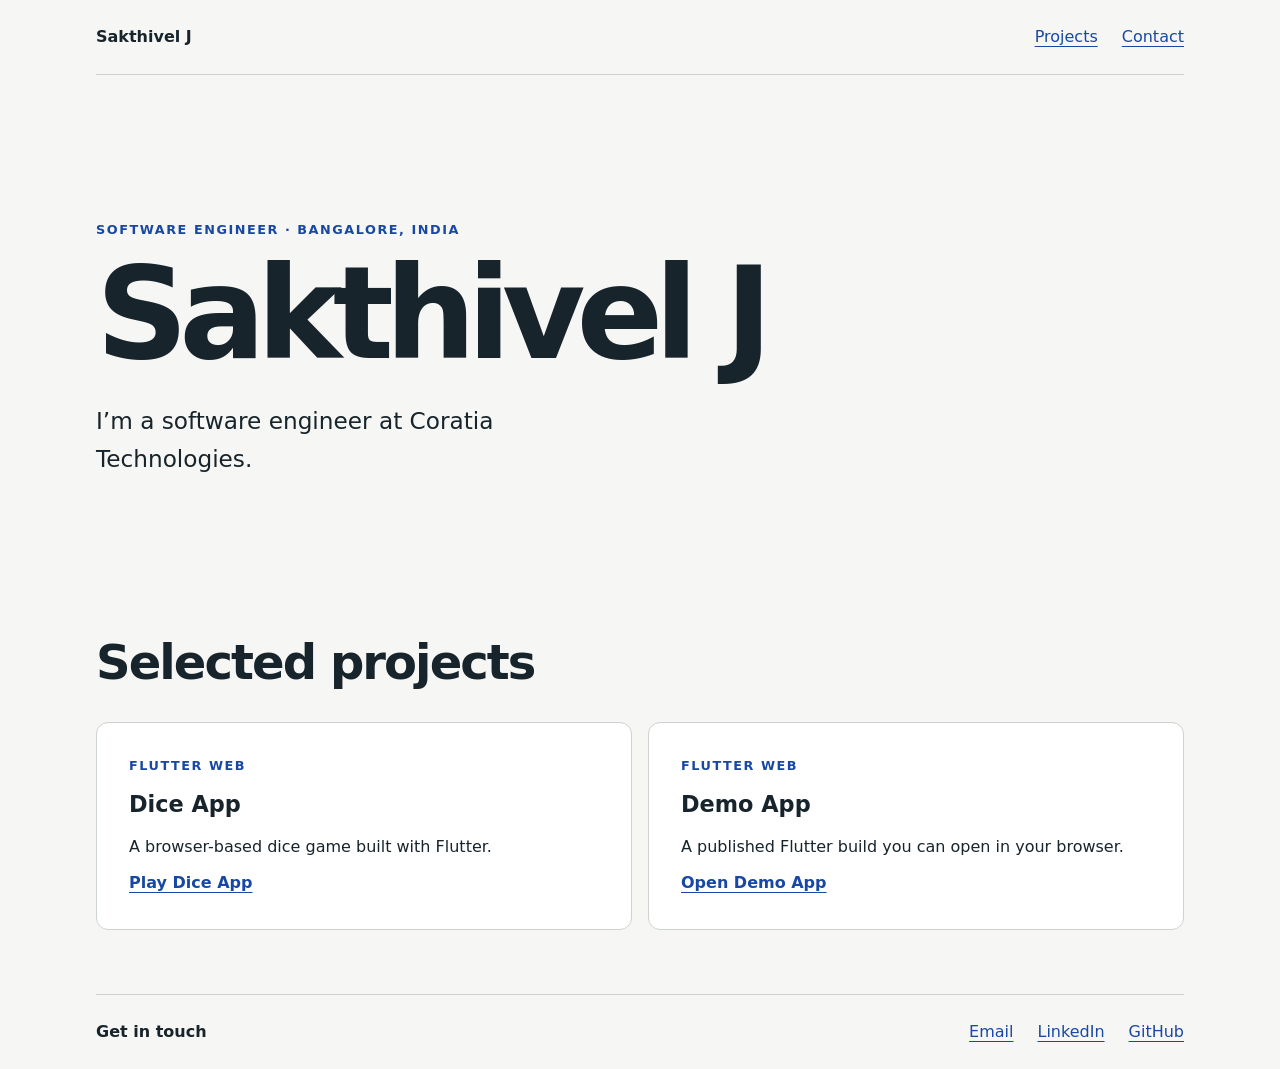
<file: index.html>
<!doctype html>
<html lang="en">
<head>
<meta charset="utf-8">
<meta name="viewport" content="width=device-width, initial-scale=1">
<title>Sakthivel J | Software Engineer</title>
<meta name="description" content="Sakthivel J, software engineer at Coratia Technologies in Bangalore. Explore my web projects and get in touch.">
<style>
  * { box-sizing: border-box; }
  body { margin: 0; background: #f6f7f4; color: #18242b; font: 1rem/1.65 system-ui, sans-serif; }
  a { color: #1948a4; text-underline-offset: .25em; }
  a:focus-visible { outline: 2px solid currentColor; outline-offset: 4px; }
  header, main, footer { width: min(68rem, calc(100% - 3rem)); margin-inline: auto; }
  header, footer { display: flex; flex-wrap: wrap; justify-content: space-between; gap: .75rem 2rem; padding-block: 1.5rem; }
  header { border-bottom: 1px solid #ccd2cf; }
  header > a { color: inherit; font-weight: 750; text-decoration: none; }
  nav { display: flex; flex-wrap: wrap; gap: .5rem 1.5rem; }
  .intro { padding-block: clamp(4rem, 12vw, 9rem); }
  .label { color: #1948a4; font-size: .8rem; letter-spacing: .12em; text-transform: uppercase; font-weight: 750; }
  h1, h2, h3, p { margin: 0; }
  h1 { font-size: clamp(3rem, 10vw, 8rem); line-height: 1; letter-spacing: -.07em; margin-block: .6rem 1.5rem; }
  h2 { font-size: clamp(1.8rem, 5vw, 3rem); letter-spacing: -.04em; }
  h3 { font-size: 1.4rem; }
  .bio { max-width: 35rem; font-size: clamp(1.1rem, 2.4vw, 1.45rem); }
  .projects { display: grid; grid-template-columns: repeat(auto-fit, minmax(min(100%, 17rem), 1fr)); gap: 1rem; margin-top: 1.25rem; }
  article { display: grid; align-content: start; gap: .65rem; background: white; border: 1px solid #ccd2cf; border-radius: .75rem; padding: clamp(1.25rem, 4vw, 2rem); }
  article a { justify-self: start; font-weight: 650; }
  footer { margin-top: 4rem; border-top: 1px solid #ccd2cf; }
</style>
</head>
<body>
<header>
  <a href="#top">Sakthivel J</a>
  <nav aria-label="Main navigation"><a href="#projects">Projects</a><a href="#contact">Contact</a></nav>
</header>
<main id="top">
  <section class="intro" aria-labelledby="name">
    <p class="label">Software engineer · Bangalore, India</p>
    <h1 id="name">Sakthivel J</h1>
    <p class="bio">I’m a software engineer at Coratia Technologies.</p>
  </section>
  <section id="projects" aria-labelledby="projects-title">
    <h2 id="projects-title">Selected projects</h2>
    <div class="projects">
      <article>
        <p class="label">Flutter Web</p>
        <h3>Dice App</h3>
        <p>A browser-based dice game built with Flutter.</p>
        <a href="./dice/">Play Dice App</a>
      </article>
      <article>
        <p class="label">Flutter Web</p>
        <h3>Demo App</h3>
        <p>A published Flutter build you can open in your browser.</p>
        <a href="./demo1/">Open Demo App</a>
      </article>
    </div>
  </section>
</main>
<footer id="contact">
  <strong>Get in touch</strong>
  <nav aria-label="Contact links"><a href="mailto:sakthivel1023@gmail.com">Email</a><a href="https://www.linkedin.com/in/sakthivel-j/">LinkedIn</a><a href="https://github.com/sakthivelj">GitHub</a></nav>
</footer>
</body>
</html>
</file>
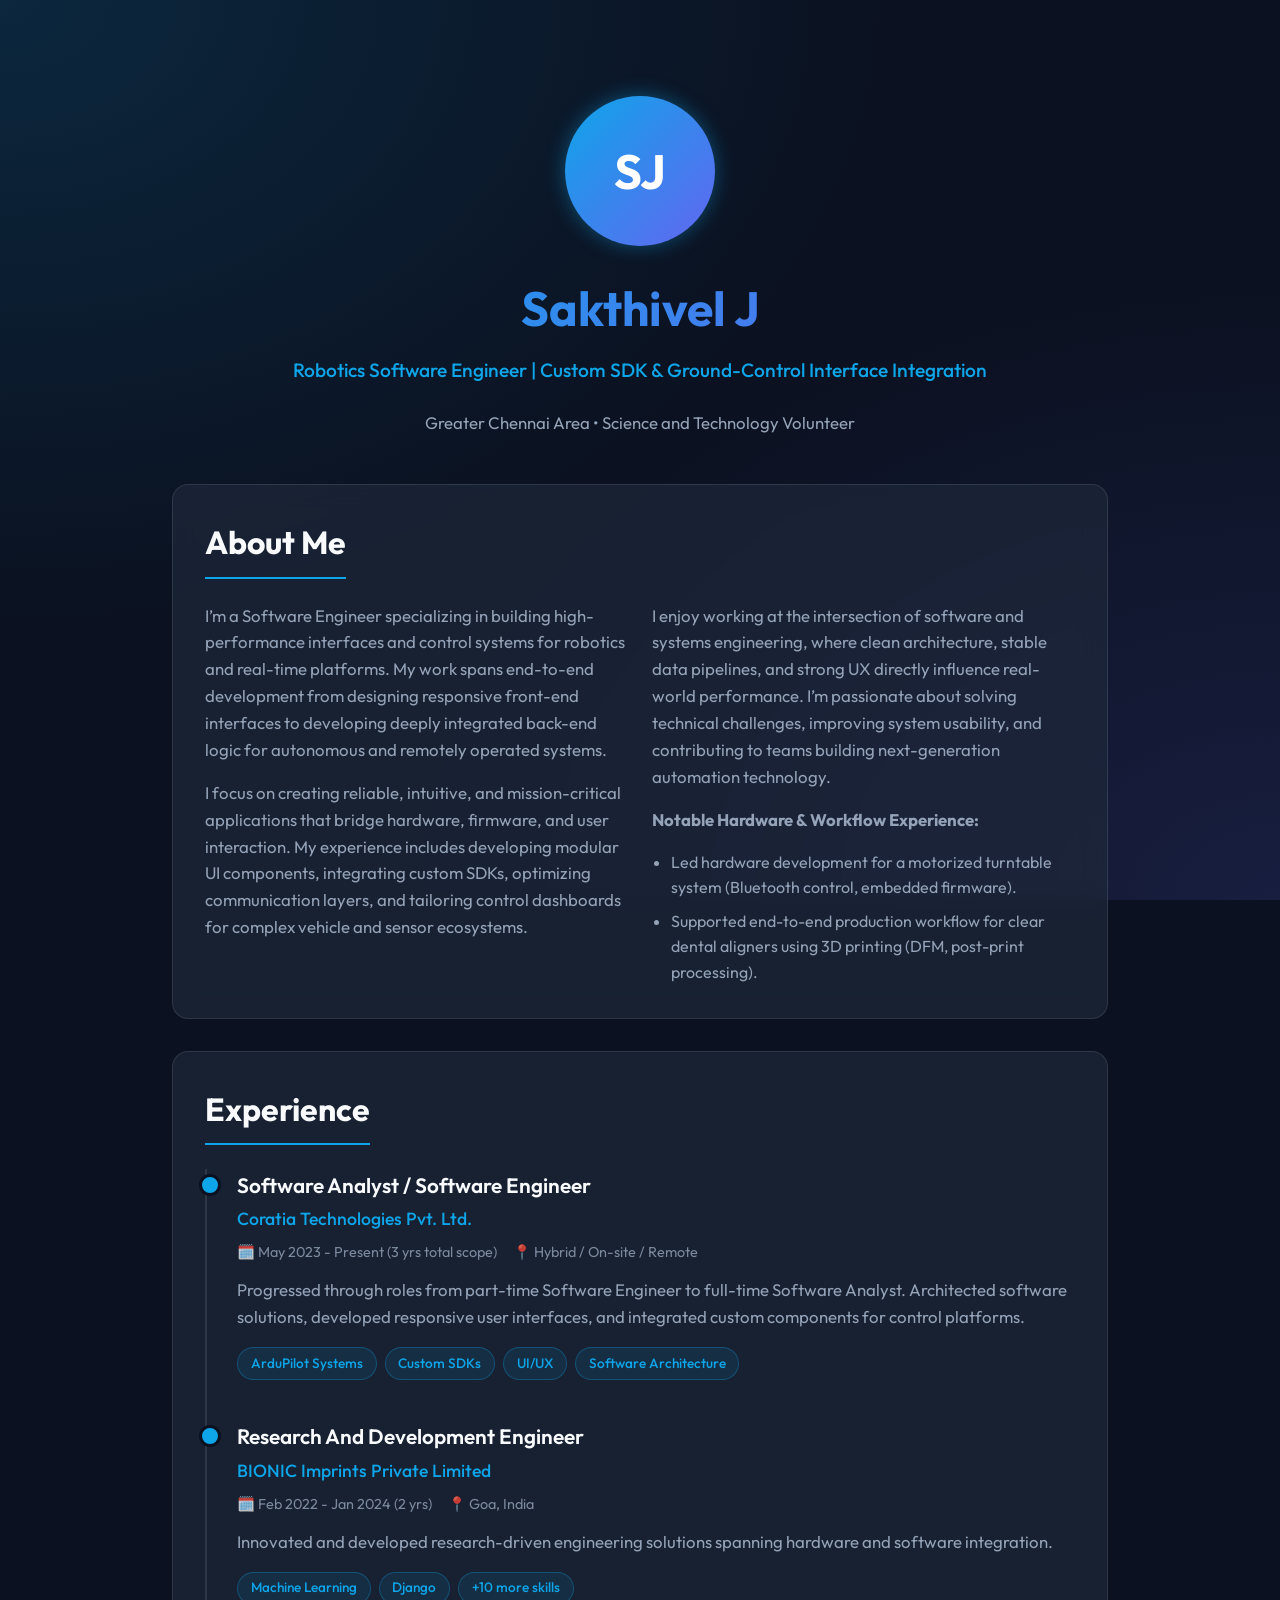
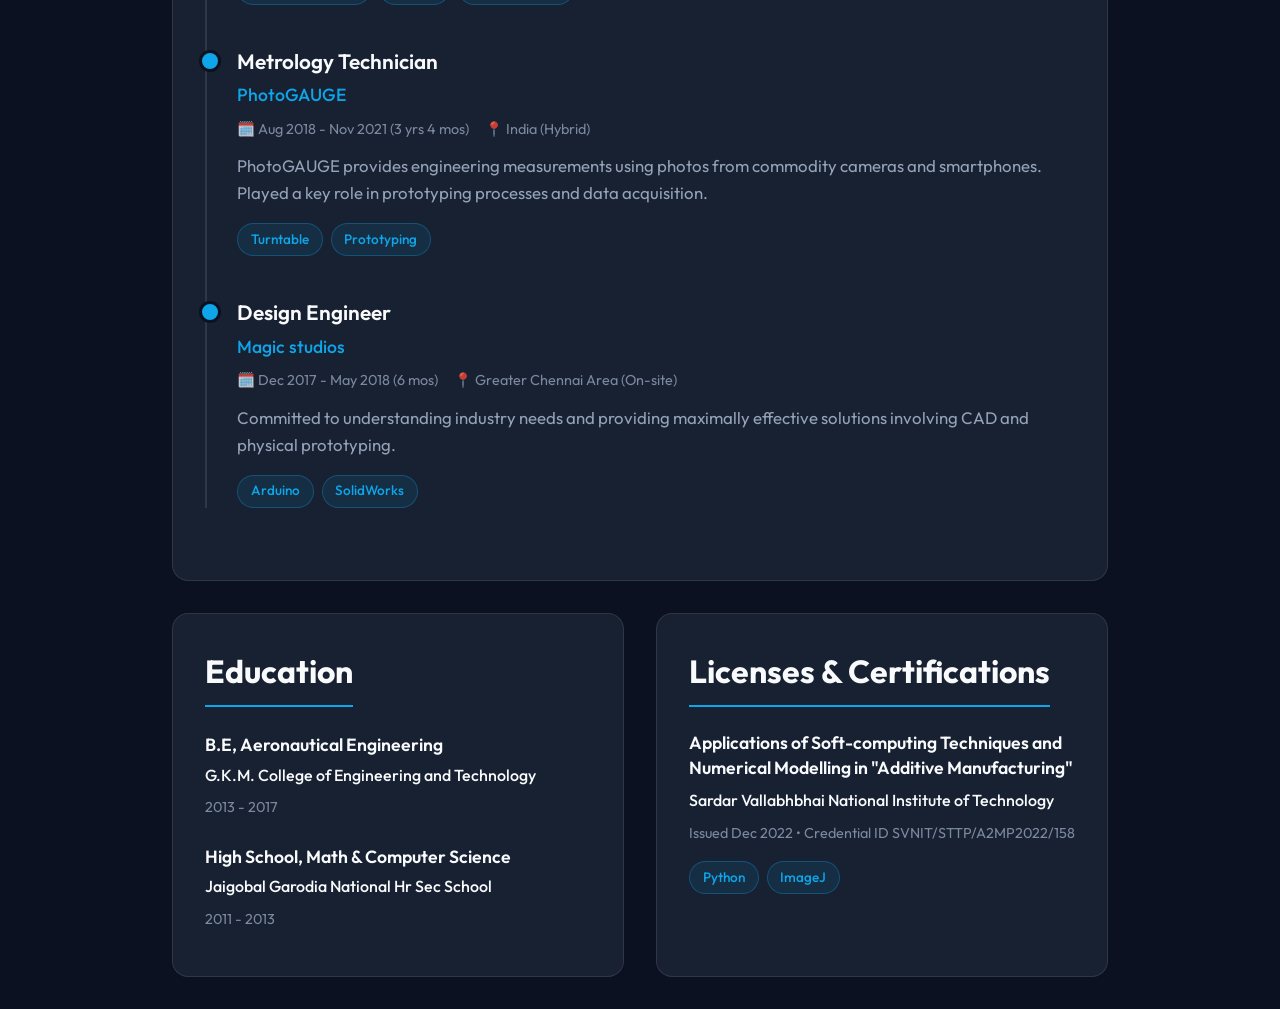
<file: file.html>
<!DOCTYPE html>
<html lang="en">
<head>
    <meta charset="UTF-8">
    <meta name="viewport" content="width=device-width, initial-scale=1.0">
    <title>Sakthivel J | Robotics Software Engineer</title>
    <meta name="description" content="Portfolio of Sakthivel J, Robotics Software Engineer specializing in high-performance interfaces and control systems.">
    <link href="https://fonts.googleapis.com/css2?family=Outfit:wght@300;400;500;600;700&display=swap" rel="stylesheet">
    <style>
        :root {
            --bg-color: #0b1120;
            --surface-color: rgba(30, 41, 59, 0.7);
            --surface-border: rgba(255, 255, 255, 0.1);
            --primary: #0ea5e9;
            --primary-gradient: linear-gradient(135deg, #0ea5e9, #6366f1);
            --text-main: #f8fafc;
            --text-secondary: #94a3b8;
        }

        * {
            margin: 0;
            padding: 0;
            box-sizing: border-box;
            font-family: 'Outfit', sans-serif;
        }

        body {
            background-color: var(--bg-color);
            color: var(--text-main);
            line-height: 1.6;
            overflow-x: hidden;
            background-image: 
                radial-gradient(at 0% 0%, rgba(14, 165, 233, 0.15) 0px, transparent 50%),
                radial-gradient(at 100% 100%, rgba(99, 102, 241, 0.15) 0px, transparent 50%);
            background-attachment: fixed;
        }

        .container {
            max-width: 1000px;
            margin: 0 auto;
            padding: 2rem;
        }

        /* Glassmorphism Classes */
        .glass-panel {
            background: var(--surface-color);
            backdrop-filter: blur(12px);
            -webkit-backdrop-filter: blur(12px);
            border: 1px solid var(--surface-border);
            border-radius: 16px;
            padding: 2rem;
            margin-bottom: 2rem;
            transition: transform 0.3s ease, box-shadow 0.3s ease;
        }

        .glass-panel:hover {
            transform: translateY(-5px);
            box-shadow: 0 10px 30px rgba(0, 0, 0, 0.5);
        }

        /* Typography */
        h1, h2, h3 {
            color: var(--text-main);
            margin-bottom: 1rem;
        }

        h1 {
            font-size: 3rem;
            font-weight: 700;
            background: var(--primary-gradient);
            -webkit-background-clip: text;
            -webkit-text-fill-color: transparent;
            margin-bottom: 0.5rem;
        }

        h2 {
            font-size: 2rem;
            border-bottom: 2px solid var(--primary);
            display: inline-block;
            padding-bottom: 0.5rem;
            margin-bottom: 1.5rem;
        }

        .headline {
            font-size: 1.2rem;
            color: var(--primary);
            font-weight: 500;
            margin-bottom: 1.5rem;
        }

        p {
            color: var(--text-secondary);
            margin-bottom: 1rem;
            font-size: 1.05rem;
        }

        /* Layout & Sections */
        header {
            text-align: center;
            margin-bottom: 3rem;
            padding-top: 4rem;
        }

        .profile-img-placeholder {
            width: 150px;
            height: 150px;
            border-radius: 50%;
            background: var(--primary-gradient);
            margin: 0 auto 1.5rem auto;
            display: flex;
            align-items: center;
            justify-content: center;
            font-size: 3rem;
            font-weight: bold;
            color: white;
            box-shadow: 0 0 20px rgba(14, 165, 233, 0.4);
        }

        .about-grid {
            display: grid;
            grid-template-columns: 1fr;
            gap: 1.5rem;
        }

        /* Timeline for Experience */
        .timeline {
            position: relative;
            padding-left: 2rem;
        }

        .timeline::before {
            content: '';
            position: absolute;
            left: 0;
            top: 0;
            bottom: 0;
            width: 2px;
            background: var(--surface-border);
        }

        .timeline-item {
            position: relative;
            margin-bottom: 2.5rem;
        }

        .timeline-item::before {
            content: '';
            position: absolute;
            left: -2.35rem;
            top: 0.3rem;
            width: 16px;
            height: 16px;
            border-radius: 50%;
            background: var(--primary);
            border: 3px solid var(--bg-color);
        }

        .job-title {
            font-size: 1.3rem;
            font-weight: 600;
            color: var(--text-main);
            margin-bottom: 0.2rem;
        }

        .company-name {
            font-size: 1.1rem;
            color: var(--primary);
            font-weight: 500;
            margin-bottom: 0.5rem;
        }

        .job-meta {
            font-size: 0.9rem;
            color: var(--text-secondary);
            margin-bottom: 0.8rem;
            display: flex;
            gap: 1rem;
            opacity: 0.8;
        }

        /* Tags for skills */
        .skills-wrapper {
            display: flex;
            flex-wrap: wrap;
            gap: 0.5rem;
            margin-top: 1rem;
        }

        .skill-tag {
            background: rgba(14, 165, 233, 0.1);
            color: var(--primary);
            border: 1px solid rgba(14, 165, 233, 0.3);
            padding: 0.3rem 0.8rem;
            border-radius: 20px;
            font-size: 0.85rem;
            font-weight: 500;
        }

        @media (min-width: 768px) {
            .about-grid {
                grid-template-columns: 1fr 1fr;
            }
        }

        /* Animations */
        @keyframes fadeIn {
            from { opacity: 0; transform: translateY(20px); }
            to { opacity: 1; transform: translateY(0); }
        }

        .animate-in {
            animation: fadeIn 0.8s ease forwards;
            opacity: 0;
        }
        
        .delay-1 { animation-delay: 0.2s; }
        .delay-2 { animation-delay: 0.4s; }
        .delay-3 { animation-delay: 0.6s; }

    </style>
</head>
<body>

    <div class="container">
        <!-- Header Section -->
        <header class="animate-in">
            <div class="profile-img-placeholder">SJ</div>
            <h1>Sakthivel J</h1>
            <div class="headline">Robotics Software Engineer | Custom SDK & Ground-Control Interface Integration</div>
            <p style="text-align: center; max-width: 600px; margin: 0 auto;">Greater Chennai Area • Science and Technology Volunteer</p>
        </header>

        <!-- About Section -->
        <section class="glass-panel animate-in delay-1" id="about">
            <h2>About Me</h2>
            <div class="about-grid">
                <div>
                    <p>I’m a Software Engineer specializing in building high-performance interfaces and control systems for robotics and real-time platforms. My work spans end-to-end development from designing responsive front-end interfaces to developing deeply integrated back-end logic for autonomous and remotely operated systems.</p>
                    <p>I focus on creating reliable, intuitive, and mission-critical applications that bridge hardware, firmware, and user interaction. My experience includes developing modular UI components, integrating custom SDKs, optimizing communication layers, and tailoring control dashboards for complex vehicle and sensor ecosystems.</p>
                </div>
                <div>
                    <p>I enjoy working at the intersection of software and systems engineering, where clean architecture, stable data pipelines, and strong UX directly influence real-world performance. I’m passionate about solving technical challenges, improving system usability, and contributing to teams building next-generation automation technology.</p>
                    <p><strong>Notable Hardware & Workflow Experience:</strong></p>
                    <ul>
                        <li style="color: var(--text-secondary); margin-left: 1.2rem; margin-bottom: 0.5rem;">Led hardware development for a motorized turntable system (Bluetooth control, embedded firmware).</li>
                        <li style="color: var(--text-secondary); margin-left: 1.2rem;">Supported end-to-end production workflow for clear dental aligners using 3D printing (DFM, post-print processing).</li>
                    </ul>
                </div>
            </div>
        </section>

        <!-- Experience Section -->
        <section class="glass-panel animate-in delay-2" id="experience">
            <h2>Experience</h2>
            <div class="timeline">
                
                <!-- Coratia Technologies -->
                <div class="timeline-item">
                    <div class="job-title">Software Analyst / Software Engineer</div>
                    <div class="company-name">Coratia Technologies Pvt. Ltd.</div>
                    <div class="job-meta">
                        <span>🗓️ May 2023 - Present (3 yrs total scope)</span>
                        <span>📍 Hybrid / On-site / Remote</span>
                    </div>
                    <p>Progressed through roles from part-time Software Engineer to full-time Software Analyst. Architected software solutions, developed responsive user interfaces, and integrated custom components for control platforms.</p>
                    <div class="skills-wrapper">
                        <span class="skill-tag">ArduPilot Systems</span>
                        <span class="skill-tag">Custom SDKs</span>
                        <span class="skill-tag">UI/UX</span>
                        <span class="skill-tag">Software Architecture</span>
                    </div>
                </div>

                <!-- BIONIC Imprints -->
                <div class="timeline-item">
                    <div class="job-title">Research And Development Engineer</div>
                    <div class="company-name">BIONIC Imprints Private Limited</div>
                    <div class="job-meta">
                        <span>🗓️ Feb 2022 - Jan 2024 (2 yrs)</span>
                        <span>📍 Goa, India</span>
                    </div>
                    <p>Innovated and developed research-driven engineering solutions spanning hardware and software integration.</p>
                    <div class="skills-wrapper">
                        <span class="skill-tag">Machine Learning</span>
                        <span class="skill-tag">Django</span>
                        <span class="skill-tag">+10 more skills</span>
                    </div>
                </div>

                <!-- PhotoGAUGE -->
                <div class="timeline-item">
                    <div class="job-title">Metrology Technician</div>
                    <div class="company-name">PhotoGAUGE</div>
                    <div class="job-meta">
                        <span>🗓️ Aug 2018 - Nov 2021 (3 yrs 4 mos)</span>
                        <span>📍 India (Hybrid)</span>
                    </div>
                    <p>PhotoGAUGE provides engineering measurements using photos from commodity cameras and smartphones. Played a key role in prototyping processes and data acquisition.</p>
                    <div class="skills-wrapper">
                        <span class="skill-tag">Turntable</span>
                        <span class="skill-tag">Prototyping</span>
                    </div>
                </div>

                <!-- Magic studios -->
                <div class="timeline-item">
                    <div class="job-title">Design Engineer</div>
                    <div class="company-name">Magic studios</div>
                    <div class="job-meta">
                        <span>🗓️ Dec 2017 - May 2018 (6 mos)</span>
                        <span>📍 Greater Chennai Area (On-site)</span>
                    </div>
                    <p>Committed to understanding industry needs and providing maximally effective solutions involving CAD and physical prototyping.</p>
                    <div class="skills-wrapper">
                        <span class="skill-tag">Arduino</span>
                        <span class="skill-tag">SolidWorks</span>
                    </div>
                </div>

            </div>
        </section>

        <!-- Education & Certifications Grid -->
        <div style="display: grid; grid-template-columns: repeat(auto-fit, minmax(300px, 1fr)); gap: 2rem;">
            <!-- Education Section -->
            <section class="glass-panel animate-in delay-3" id="education" style="margin-bottom: 0;">
                <h2>Education</h2>
                
                <div style="margin-bottom: 1.5rem;">
                    <div class="job-title" style="font-size: 1.1rem;">B.E, Aeronautical Engineering</div>
                    <div class="company-name" style="font-size: 1rem; color: var(--text-main);">G.K.M. College of Engineering and Technology</div>
                    <div class="job-meta">2013 - 2017</div>
                </div>

                <div>
                    <div class="job-title" style="font-size: 1.1rem;">High School, Math & Computer Science</div>
                    <div class="company-name" style="font-size: 1rem; color: var(--text-main);">Jaigobal Garodia National Hr Sec School</div>
                    <div class="job-meta">2011 - 2013</div>
                </div>
            </section>

            <!-- Certifications Section -->
            <section class="glass-panel animate-in delay-3" id="certifications" style="margin-bottom: 0;">
                <h2>Licenses & Certifications</h2>
                
                <div>
                    <div class="job-title" style="font-size: 1.1rem; line-height: 1.4;">Applications of Soft-computing Techniques and Numerical Modelling in "Additive Manufacturing"</div>
                    <div class="company-name" style="font-size: 1rem; color: var(--text-main); margin-top: 0.5rem;">Sardar Vallabhbhai National Institute of Technology</div>
                    <div class="job-meta">Issued Dec 2022 • Credential ID SVNIT/STTP/A2MP2022/158</div>
                    <div class="skills-wrapper">
                        <span class="skill-tag">Python</span>
                        <span class="skill-tag">ImageJ</span>
                    </div>
                </div>
            </section>
        </div>

    </div>

</body>
</html>
</file>
